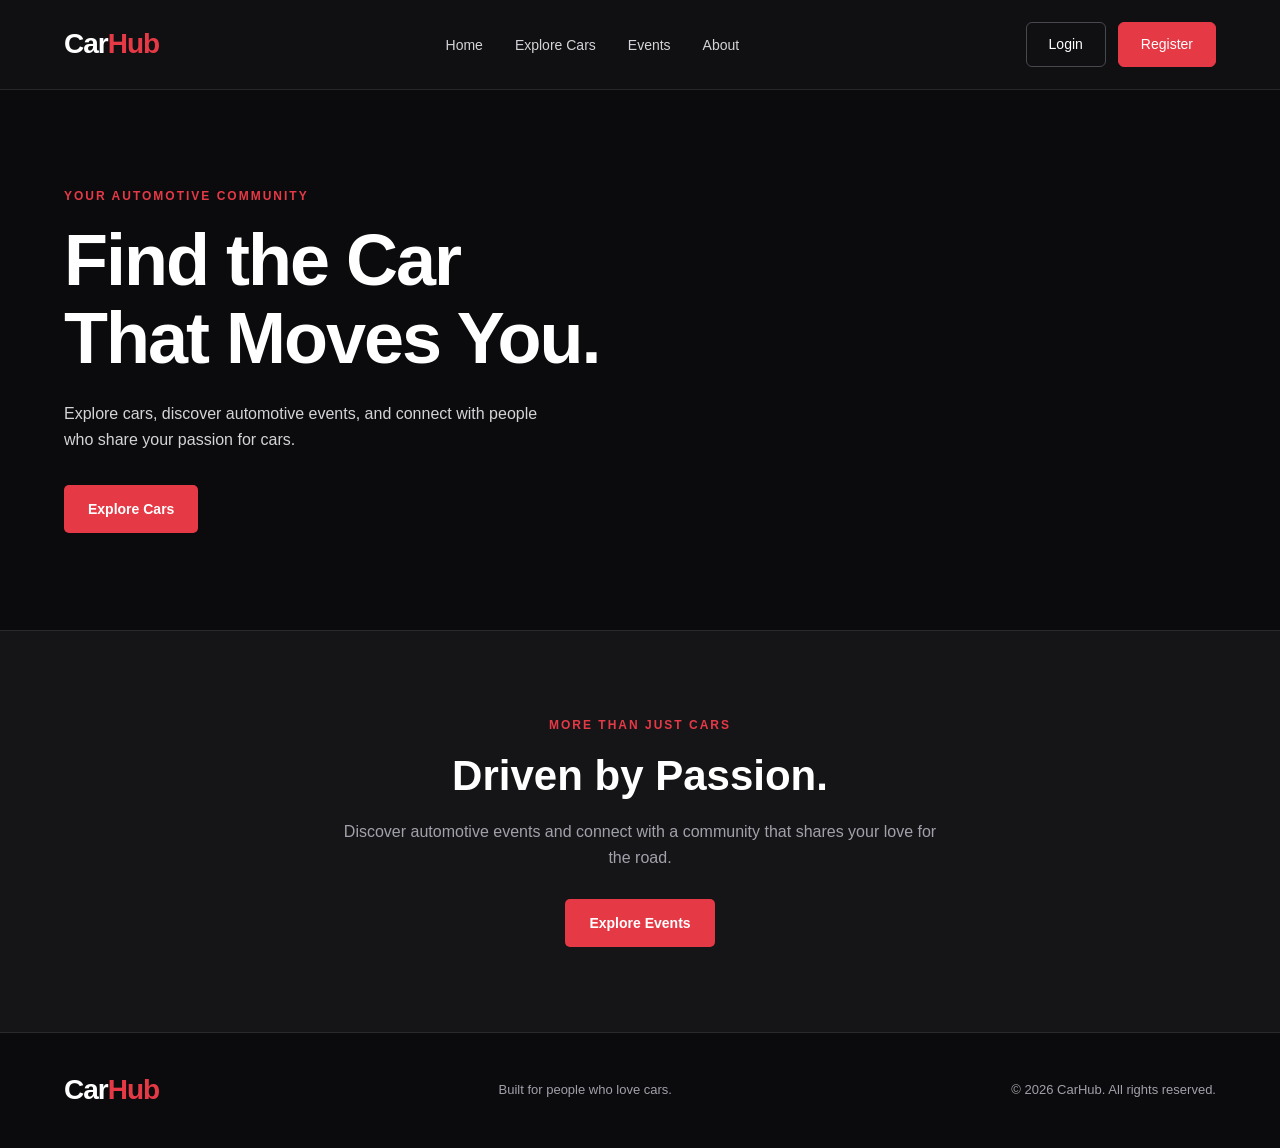
<file: frontend/index.html>
<!DOCTYPE html>
<html lang="en">
<head>
    <meta charset="UTF-8">
    <meta name="viewport" content="width=device-width, initial-scale=1.0">

    <title>CarHub | Find Your Next Car</title>

    <link rel="stylesheet" href="css/style.css">
    <script src="js/script.js" defer></script>
</head>

<body>

    <!-- HEADER -->
    <header>
        <nav class="navbar">

            <a href="#home" class="logo" data-page="home">
                Car<span>Hub</span>
            </a>

            <ul class="nav-links">
                <li>
                    <a href="#home" data-page="home">Home</a>
                </li>
                <li>
                    <a href="#cars" data-page="cars">Explore Cars</a>
                </li>
                <li>
                    <a href="#events" data-page="events">Events</a>
                </li>
                <li>
                    <a href="#about" data-page="about">About</a>
                </li>
            </ul>

            <div class="nav-buttons">
                <a href="#login" class="login-button" data-page="login">
                    Login
                </a>

                <a href="#register" class="register-button" data-page="register">
                    Register
                </a>
            </div>

        </nav>
    </header>

    <!-- MAIN CONTENT -->
    <main>
        <div id="app-content">

            <!-- HERO SECTION -->
            <section class="hero" id="home">
                <div class="hero-content">

                    <p class="eyebrow">YOUR AUTOMOTIVE COMMUNITY</p>

                    <h1>
                        Find the Car<br>
                        That Moves You.
                    </h1>

                    <p class="hero-description">
                        Explore cars, discover automotive events, and connect
                        with people who share your passion for cars.
                    </p>

                    <a href="#cars" class="primary-button" data-page="cars">
                        Explore Cars
                    </a>

                </div>
            </section>

            <!-- EVENTS SECTION -->
            <section id="events" class="community-section">

                <p class="eyebrow">MORE THAN JUST CARS</p>

                <h2>Driven by Passion.</h2>

                <p>
                    Discover automotive events and connect with a community
                    that shares your love for the road.
                </p>

                <a href="#events" class="primary-button" data-page="events">
                    Explore Events
                </a>

            </section>

        </div>
    </main>

    <!-- FOOTER -->
    <footer id="about">

        <a href="#home" class="logo" data-page="home">
            Car<span>Hub</span>
        </a>

        <p>Built for people who love cars.</p>

        <p class="copyright">
            © 2026 CarHub. All rights reserved.
        </p>

    </footer>

</body>
</html>
</file>
<file: frontend/css/style.css>
/* ===== GENERAL ===== */

* {
    margin: 0;
    padding: 0;
    box-sizing: border-box;
}

html {
    scroll-behavior: smooth;
}

body {
    font-family: Arial, Helvetica, sans-serif;
    background-color: var(--background);
    color: var(--text);
    line-height: 1.6;
}

a {
    text-decoration: none;
    color: inherit;
}

ul {
    list-style: none;
}

:root {
    --background: #0b0b0d;
    --surface: #151518;
    --surface-light: #1b1b20;
    --accent: #e63946;
    --accent-hover: #c92d3a;
    --text: #ffffff;
    --text-muted: #a1a1aa;
    --border: #29292e;
}

/* ===== NAVIGATION ===== */

header {
    background-color: #101013;
    border-bottom: 1px solid #26262b;
}

.navbar {
    max-width: 1200px;
    margin: auto;
    padding: 22px 24px;
    display: flex;
    align-items: center;
    justify-content: space-between;
    gap: 30px;
}

.logo {
    font-size: 28px;
    font-weight: 800;
    letter-spacing: -1px;
}

.logo span {
    color: var(--accent);
}

.nav-links {
    display: flex;
    align-items: center;
    gap: 32px;
}

.nav-links a {
    color: #d4d4d8;
    font-size: 14px;
    transition: color 0.2s;
}

.nav-links a:hover {
    color: var(--accent);
}

.nav-buttons {
    display: flex;
    align-items: center;
    gap: 12px;
}

.login-button,
.register-button {
    display: inline-block;
    padding: 10px 22px;
    border: 1px solid #48484f;
    border-radius: 6px;
    font-family: inherit;
    font-size: 14px;
    line-height: 1.6;
    text-align: center;
    white-space: nowrap;
    transition: background-color 0.2s, border-color 0.2s;
}

.login-button {
    background-color: transparent;
    color: var(--text);
}

.login-button:hover {
    background-color: #252529;
    border-color: #777780;
}

.register-button {
    background-color: var(--accent);
    color: var(--text);
    border-color: var(--accent);
}

.register-button:hover {
    background-color: var(--accent-hover);
    border-color: var(--accent-hover);
}

/* ===== HERO ===== */

.hero {
    min-height: 540px;
    display: flex;
    align-items: center;
    padding: 80px max(24px, calc((100% - 1152px) / 2));
    background:
        linear-gradient(
            90deg,
            rgba(11, 11, 13, 0.98) 0%,
            rgba(11, 11, 13, 0.8) 48%,
            rgba(11, 11, 13, 0.2) 100%
        ),
        url("https://images.unsplash.com/photo-1492144534655-ae79c964c9d7?auto=format&fit=crop&w=2000&q=85")
        center / cover no-repeat;
}

.hero-content {
    max-width: 600px;
}

.eyebrow {
    color: var(--accent);
    font-size: 12px;
    font-weight: 700;
    letter-spacing: 2px;
    margin-bottom: 16px;
}

.hero h1 {
    font-size: clamp(42px, 6vw, 72px);
    line-height: 1.08;
    letter-spacing: -2px;
    margin-bottom: 24px;
}

.hero-description {
    color: #d4d4d8;
    font-size: 16px;
    max-width: 490px;
    margin-bottom: 32px;
}

.primary-button {
    display: inline-block;
    background-color: var(--accent);
    color: var(--text);
    padding: 13px 24px;
    border: none;
    border-radius: 5px;
    font-weight: 700;
    font-size: 14px;
    cursor: pointer;
    transition: background-color 0.2s, transform 0.2s;
}

.primary-button:hover {
    background-color: var(--accent-hover);
    transform: translateY(-2px);
}

/* ===== FEATURED CARS ===== */

.featured-section {
    max-width: 1200px;
    margin: auto;
    padding: 80px 24px;
}

.section-heading {
    display: flex;
    justify-content: space-between;
    align-items: end;
    gap: 20px;
    margin-bottom: 32px;
}

.section-heading h2,
.community-section h2 {
    font-size: clamp(30px, 4vw, 42px);
    line-height: 1.2;
}

.text-link {
    color: #e4e4e7;
    font-size: 14px;
}

.text-link:hover {
    color: var(--accent);
}

.car-grid {
    display: grid;
    grid-template-columns: repeat(3, minmax(0, 1fr));
    gap: 24px;
}

.car-card {
    background-color: var(--surface);
    border: 1px solid var(--border);
    border-radius: 9px;
    overflow: hidden;
    transition: transform 0.2s, border-color 0.2s;
}

.car-card:hover {
    transform: translateY(-5px);
    border-color: #55555e;
}

.car-image {
    height: 210px;
    background-size: cover;
    background-position: center;
}

.car-image-one {
    background-image: url("https://images.unsplash.com/photo-1555215695-3004980ad54e?auto=format&fit=crop&w=900&q=80");
}

.car-image-two {
    background-image: url("https://images.unsplash.com/photo-1606664515524-ed2f786a0bd6?auto=format&fit=crop&w=900&q=80");
}

.car-image-three {
    background-image: url("https://images.unsplash.com/photo-1618843479313-40f8afb4b4d8?auto=format&fit=crop&w=900&q=80");
}

.car-info {
    padding: 22px;
}

.car-category {
    color: var(--accent);
    font-size: 10px;
    font-weight: 700;
    letter-spacing: 1.5px;
    margin-bottom: 8px;
}

.car-info h3 {
    font-size: 21px;
    margin-bottom: 8px;
}

.car-details {
    color: var(--text-muted);
    font-size: 13px;
    margin-bottom: 22px;
}

.car-bottom {
    display: flex;
    justify-content: space-between;
    align-items: center;
    gap: 12px;
    border-top: 1px solid #303036;
    padding-top: 18px;
}

.car-price {
    font-size: 19px;
    font-weight: 700;
}

.car-bottom a {
    color: #f8717a;
    font-size: 13px;
    font-weight: 700;
}

.car-bottom a:hover {
    color: var(--text);
}

/* ===== COMMUNITY ===== */

.community-section {
    text-align: center;
    padding: 85px 24px;
    background-color: var(--surface);
    border-top: 1px solid var(--border);
    border-bottom: 1px solid var(--border);
}

.community-section h2 {
    margin-bottom: 18px;
}

.community-section > p:not(.eyebrow) {
    color: var(--text-muted);
    max-width: 600px;
    margin: 0 auto 28px;
}

/* ===== LOGIN AND REGISTER FORMS ===== */

.login-section {
    min-height: 600px;
    display: flex;
    justify-content: center;
    align-items: center;
}

.login-container {
    width: 100%;
    max-width: 450px;
    padding: 35px;
    background-color: var(--surface);
    border: 1px solid var(--border);
    border-radius: 10px;
}

.login-container h2 {
    font-size: 32px;
    margin-bottom: 12px;
}

.login-description {
    color: var(--text-muted);
    font-size: 14px;
    margin-bottom: 30px;
}

.login-form {
    display: flex;
    flex-direction: column;
    gap: 20px;
}

.form-group {
    display: flex;
    flex-direction: column;
    gap: 8px;
}

.form-group label {
    font-size: 14px;
    font-weight: 600;
}

.form-group input {
    width: 100%;
    padding: 13px;
    background-color: var(--background);
    color: var(--text);
    border: 1px solid #48484f;
    border-radius: 5px;
    font-size: 14px;
    outline: none;
}

.form-group input:focus {
    border-color: var(--accent);
}

.form-group input::placeholder {
    color: #71717a;
}

.login-submit {
    width: 100%;
}

.login-register-link {
    margin-top: 25px;
    text-align: center;
    color: var(--text-muted);
    font-size: 14px;
}

.login-register-link a {
    color: var(--accent);
    font-weight: 700;
}

.login-register-link a:hover {
    text-decoration: underline;
}

/* ===== CAR DETAILS PAGE ===== */

.back-link {
    display: inline-block;
    margin-bottom: 25px;
    color: var(--text-muted);
}

.back-link:hover {
    color: var(--accent);
}

.car-details-container {
    display: grid;
    grid-template-columns: 1fr 1fr;
    gap: 40px;
    align-items: start;
}

.car-details-image {
    min-height: 350px;
    border-radius: 10px;
    background-color: var(--surface);
    background-size: cover;
    background-position: center;
}

.car-details-info h1 {
    font-size: 38px;
    margin-bottom: 15px;
}

.car-details-description {
    color: var(--text-muted);
    line-height: 1.8;
    margin-bottom: 25px;
}

.details-price {
    color: var(--accent);
    font-size: 30px;
    margin-bottom: 25px;
}

.specifications-grid {
    display: grid;
    grid-template-columns: repeat(2, minmax(0, 1fr));
    gap: 15px;
    margin-bottom: 25px;
}

.specification {
    display: flex;
    flex-direction: column;
    gap: 8px;
    padding: 15px;
    background-color: var(--surface);
    border: 1px solid var(--border);
    border-radius: 6px;
}

.specification span {
    color: var(--text-muted);
    font-size: 13px;
}

.specification strong {
    color: var(--text);
}

.favorite-button {
    cursor: pointer;
}

/* ===== ABOUT PAGE ===== */

.about-grid {
    margin-top: 40px;
    gap: 24px;
    align-items: stretch;
}

.about-grid .car-card {
    min-height: 235px;
    display: flex;
    flex-direction: column;
    justify-content: center;
    transition: transform 0.25s ease, border-color 0.25s ease;
}

.about-grid .car-card:hover {
    transform: translateY(-5px);
    border-color: var(--accent);
}

.about-grid .car-info {
    padding: 28px;
}

.about-grid .car-info h3 {
    font-size: 23px;
    line-height: 1.35;
    margin-bottom: 14px;
}

.about-grid .car-info p:not(.car-category) {
    color: var(--text-muted);
    line-height: 1.8;
    font-size: 15px;
}

.about-grid .car-category {
    margin-bottom: 16px;
}

/* About page heading */

.featured-section > .eyebrow {
    margin-bottom: 18px;
}

.featured-section > h2 {
    font-size: clamp(34px, 4vw, 44px);
    line-height: 1.2;
    margin-bottom: 20px;
}

.featured-section > .hero-description {
    max-width: 650px;
    line-height: 1.9;
}

/* About call-to-action */

.about-cta {
    margin-top: 60px;
    padding: 50px 30px;
    border: 1px solid var(--border);
    border-radius: 12px;
    background:
        radial-gradient(
            circle at top right,
            rgba(230, 57, 70, 0.12),
            transparent 55%
        ),
        linear-gradient(135deg, #19191d, #101012);
    text-align: center;
}

.about-cta h2 {
    font-size: clamp(28px, 4vw, 36px);
    line-height: 1.25;
    margin-bottom: 15px;
}

.about-cta .hero-description {
    max-width: 600px;
    margin: 0 auto 28px;
    line-height: 1.8;
}

.about-cta .primary-button {
    display: inline-block;
}

/* ===== FOOTER ===== */

footer {
    max-width: 1200px;
    margin: auto;
    padding: 35px 24px;
    display: flex;
    align-items: center;
    justify-content: space-between;
    gap: 20px;
}

footer p {
    color: var(--text-muted);
    font-size: 13px;
}

/* ===== RESPONSIVE DESIGN ===== */

@media (max-width: 850px) {
    .navbar {
        gap: 20px;
    }

    .nav-links {
        gap: 16px;
    }

    .car-grid {
        grid-template-columns: repeat(2, minmax(0, 1fr));
    }

    .hero {
        min-height: 480px;
    }

    footer {
        flex-wrap: wrap;
    }
}

@media (max-width: 768px) {
    .car-details-container {
        grid-template-columns: 1fr;
    }

    .car-details-image {
        min-height: 250px;
    }

    .car-details-info h1 {
        font-size: 30px;
    }

    .about-grid .car-card {
        min-height: 200px;
    }

    .about-cta {
        margin-top: 40px;
        padding: 38px 22px;
    }
}

@media (max-width: 600px) {
    .navbar {
        flex-wrap: wrap;
        gap: 18px;
    }

    .nav-buttons {
        margin-left: auto;
        gap: 8px;
    }

    .login-button,
    .register-button {
        padding: 8px 14px;
        font-size: 13px;
    }

    .nav-links {
        order: 3;
        width: 100%;
        justify-content: space-between;
        gap: 10px;
    }

    .nav-links a {
        font-size: 12px;
    }

    .hero {
        min-height: 450px;
        padding-top: 60px;
        padding-bottom: 60px;
        background-position: 60% center;
    }

    .hero h1 {
        letter-spacing: -1px;
    }

    .featured-section {
        padding: 55px 20px;
    }

    .car-grid {
        grid-template-columns: 1fr;
    }

    .section-heading {
        align-items: start;
        flex-direction: column;
    }

    .specifications-grid {
        grid-template-columns: 1fr 1fr;
    }

    .login-container {
        padding: 25px;
    }

    .about-grid {
        margin-top: 30px;
        gap: 18px;
    }

    .about-grid .car-info {
        padding: 24px;
    }

    .about-grid .car-info h3 {
        font-size: 21px;
    }

    .about-cta {
        margin-top: 32px;
        padding: 32px 20px;
    }

    footer {
        flex-direction: column;
        align-items: flex-start;
    }
}
/* ===== VEHICLE MODEL FINDER ===== */

.vehicle-finder {
    margin: 0 0 40px;
    padding: 28px;
    background: var(--surface);
    border: 1px solid var(--border);
    border-radius: 9px;
}

.vehicle-finder h3 {
    margin-bottom: 10px;
    font-size: 22px;
}

.vehicle-finder > p {
    margin-bottom: 20px;
    color: #b8b8c0;
}

#vehicle-search-form {
    display: flex;
    flex-wrap: wrap;
    gap: 12px;
}

#vehicle-make-input {
    flex: 1;
    min-width: 200px;
    padding: 13px 15px;
    color: #fff;
    background: #18181b;
    border: 1px solid var(--border);
    border-radius: 6px;
    font-size: 15px;
}

#vehicle-make-input:focus {
    outline: none;
    border-color: var(--accent);
}

#vehicle-search-button {
    padding: 13px 22px;
    color: #fff;
    background: var(--accent);
    border: none;
    border-radius: 6px;
    font-weight: 600;
    cursor: pointer;
    transition: background 0.2s;
}

#vehicle-search-button:hover {
    background: var(--accent-hover);
}

#vehicle-search-button:disabled {
    opacity: 0.6;
    cursor: not-allowed;
}

#vehicle-model-results {
    margin-top: 22px;
}

#vehicle-model-results h4 {
    margin-bottom: 14px;
    font-size: 17px;
}

#vehicle-model-results ul {
    display: grid;
    grid-template-columns: repeat(auto-fill, minmax(150px, 1fr));
    gap: 8px;
    max-height: 300px;
    overflow-y: auto;
    padding: 0;
    list-style: none;
}

#vehicle-model-results li {
    padding: 10px 12px;
    background: #18181b;
    border: 1px solid var(--border);
    border-radius: 5px;
    color: #e4e4e7;
}

@media (max-width: 600px) {
    .vehicle-finder {
        padding: 20px;
    }

    #vehicle-search-form {
        flex-direction: column;
    }

    #vehicle-search-button {
        width: 100%;
    }
}
</file>
